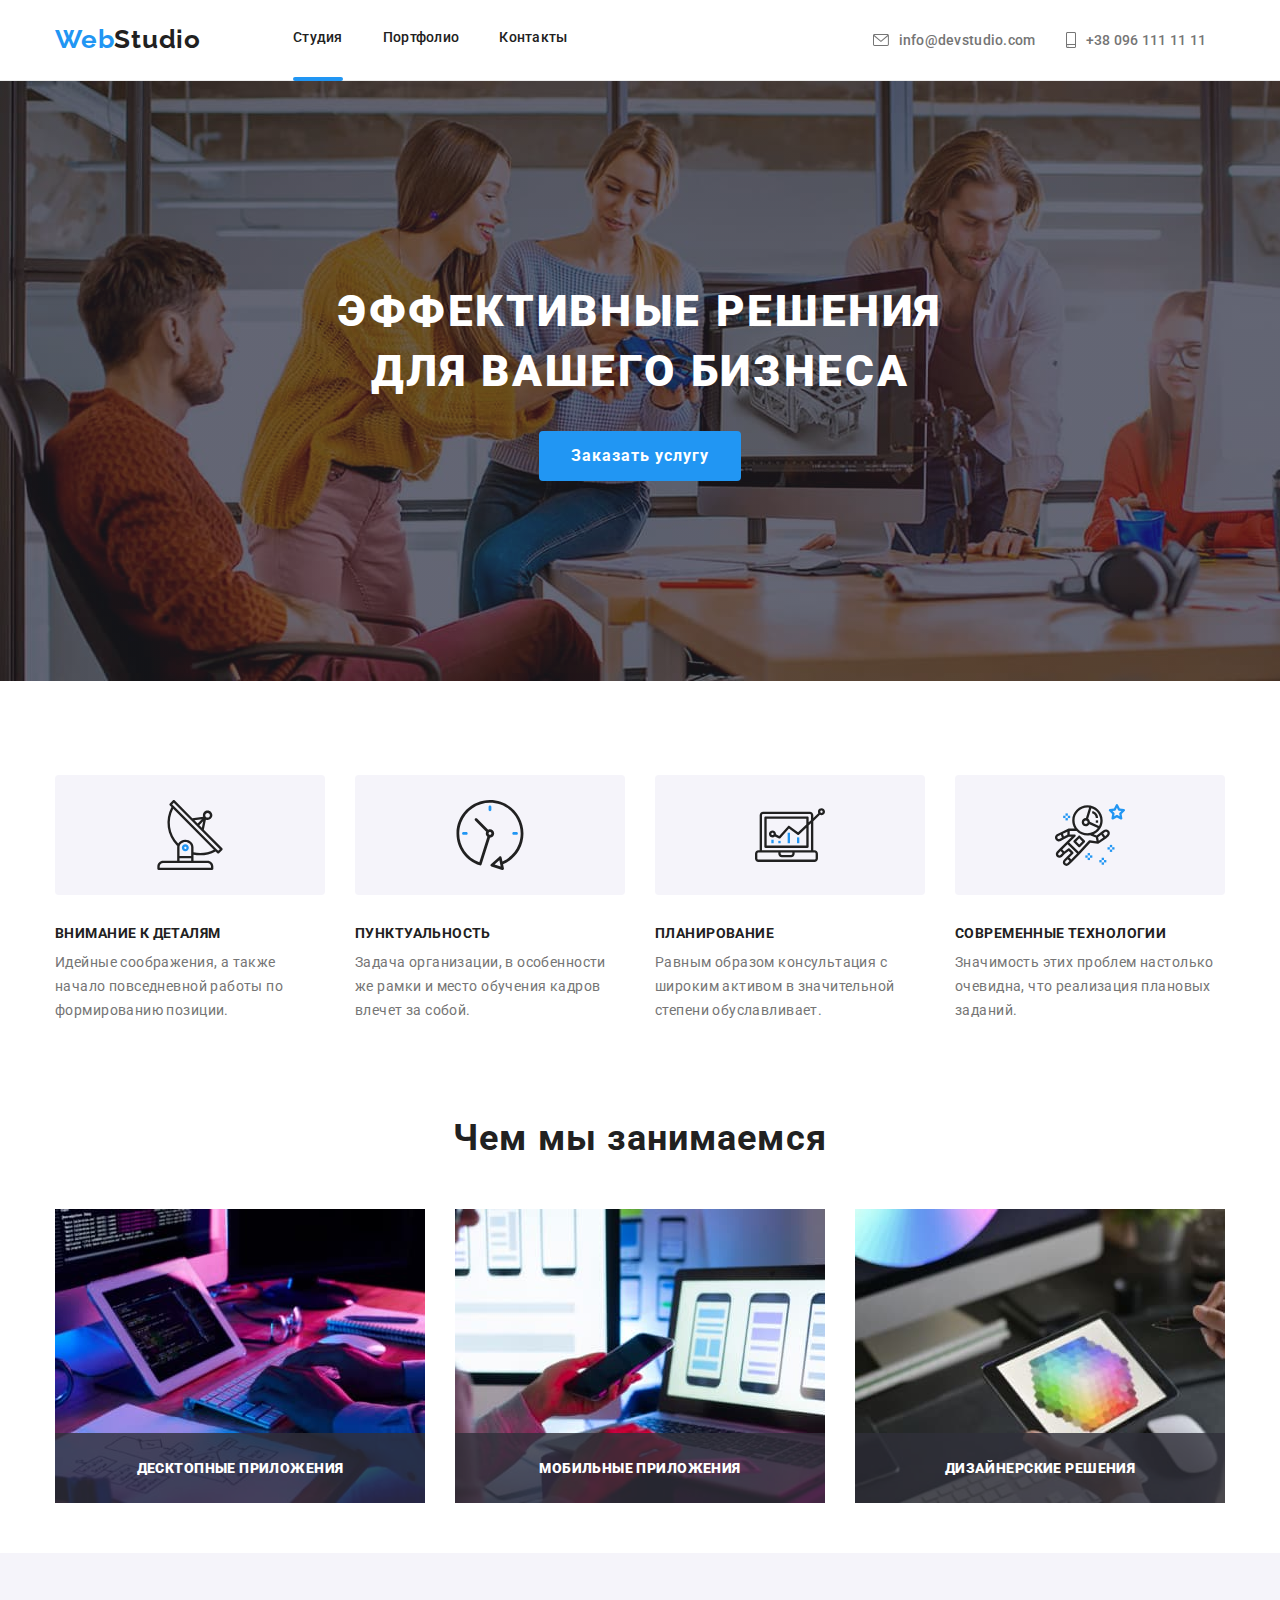
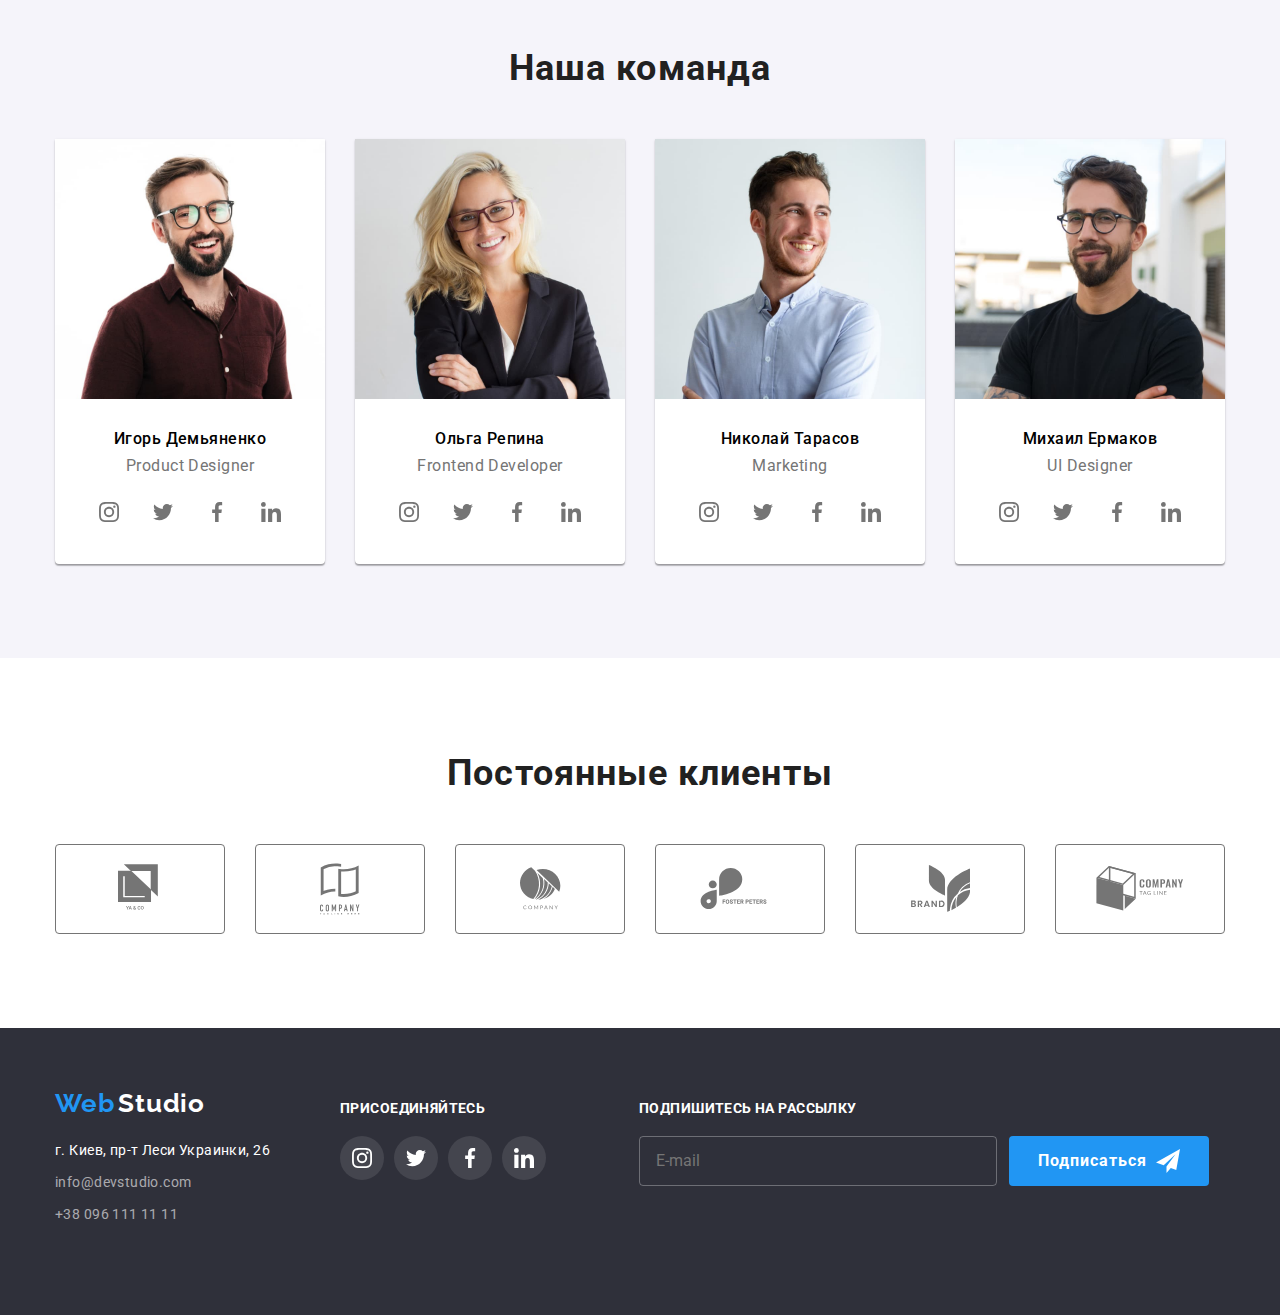
<file: index.html>
<!DOCTYPE html>
<html lang="ru">
  <head>
    <meta charset="UTF-8" />
    <meta name="viewport" content="width=device-width, initial-scale=1.0" />
    <link rel="stylesheet" href="https://cdnjs.cloudflare.com/ajax/libs/modern-normalize/1.0.0/modern-normalize.css" />
    <link
      rel="stylesheet"
      href="https://fonts.googleapis.com/css2?family=Raleway:wght@400;700;800;900&family=Roboto:wght@400;500;700;900&display=swap"
    />
    <link rel="stylesheet" href="./css/main.min.css" />
    <title>WebStudio</title>
  </head>

  <body>
    <!--шапка страницы-->
    <header class="header">
      <div class="container">
        <nav class="navigation">
          <!--логтип-->
          <a class="logo-link" lang="en" href="WebStudio"><span class="logo-web">Web</span><span class="logo-studio">Studio</span></a>
          <!--ссылки на разделы-->
          <ul class="navigation-list">
            <li class="navigation-list-item">
              <a class="navigation-link current-page-studio" href="./index.html">Студия</a>
            </li>
            <li class="navigation-list-item">
              <a class="navigation-link" href="./portfolio.html" >Портфолио</a>
            </li>
            <li class="navigation-list-item">
              <a class="navigation-link" href="">Контакты</a>
            </li>
          </ul>
          <!--контактная информация-->
          <address class="address">
            <ul class="address-list">
              <li class="address-list-item">
                <a class="address-mail-link" href="mailto:info@devstudio.com">
                  <svg class="address-mail-envelope">
                    <use href="./sprite.svg#envelope"></use>
                  </svg>
                  info@devstudio.com</a
                >
              </li>
              <li class="address-list-item">
                <a class="address-tel-link" href="tel:+380961111111">
                  <svg class="address-tel-smart">
                    <use href="./sprite.svg#smartphone"></use>
                  </svg>
                  +38 096 111 11 11</a
                >
              </li>
            </ul>
          </address>
        </nav>
      </div>
    </header>
    <!--контент странички-->
    <main>
      <!--верхняя часть-->
      <section class="hero">
        <div class="hero-container">
          <!--<div class="hero-item" >-->
          <h1 class="hero-title">ЭФФЕКТИВНЫЕ РЕШЕНИЯ ДЛЯ ВАШЕГО БИЗНЕСА</h1>
          <button class="modal-btn" data-modal-open type="button" >Заказать услугу</button>
        </div>
        <!--</div>-->
      </section>

      <!--Секция преимуществ-->
      <section class="section advantage">
        <div class="advantage-container">
          <ul class="advantage-list">
            <li class="advantage-list-item pic-antena">
              <h3 class="advantage-title">ВНИМАНИЕ К ДЕТАЛЯМ</h3>
              <p class="advantage-description">Идейные соображения, а также начало повседневной работы по формированию позиции.</p>
            </li>
            <li class="advantage-list-item pic-clock">
              <h3 class="advantage-title">ПУНКТУАЛЬНОСТЬ</h3>
              <p class="advantage-description">Задача организации, в особенности же рамки и место обучения кадров влечет за собой.</p>
            </li>
            <li class="advantage-list-item pic-diagram">
              <h3 class="advantage-title">ПЛАНИРОВАНИЕ</h3>
              <p class="advantage-description">Равным образом консультация с широким активом в значительной степени обуславливает.</p>
            </li>
            <li class="advantage-list-item pic-astronaut">
              <h3 class="advantage-title">СОВРЕМЕННЫЕ ТЕХНОЛОГИИ</h3>
              <p class="advantage-description">Значимость этих проблем настолько очевидна, что реализация плановых заданий.</p>
            </li>
          </ul>
        </div>
      </section>
      <!--Секция профиль компании-->
      <section class="section profile">
        <div class="container">
          <h2 class="profile">Чем мы занимаемся</h2>
          <ul class="profile-description">
            <li class="profile-pic">
              <img src="./imj/img3comp.jpg" alt="разработчик работает на компютере" />
              <div class="profile-item">
                <p class="profile-label">ДЕСКТОПНЫЕ ПРИЛОЖЕНИЯ</p>
              </div>
            </li>
            <li class="profile-pic">
              <img src="./imj/img2comp.jpg" alt="дизайнер создает приложение для смартфона" />
              <div class="profile-item">
                <p class="profile-label">МОБИЛЬНЫЕ ПРИЛОЖЕНИЯ</p>
              </div>
            </li>
            <li class="profile-pic-last">
              <img src="./imj/img1comp.jpg" alt="дизайнер выбирает цвет из палитры на планшете" />
              <div class="profile-item">
                <p class="profile-label">ДИЗАЙНЕРСКИЕ РЕШЕНИЯ</p>
              </div>
            </li>
          </ul>
        </div>
      </section>
      <!--Секция работники компании-->
      <section class="workers">
        <div class="team container">
          <h2 class="team-title">Наша команда</h2>
          <ul class="team-list">
            <li class="team-item">
              <img src="./imj/imgIDcomp.jpg" alt="бородатый шатен в очках" width="270" class="team-photo" />
              <div class="member-description">
                <h3 class="member-list-subtitle">Игорь Демьяненко</h3>
                <p lang="en" class="member-list-description">Product Designer</p>
                <div class="socials"></div>
                <ul class="socials-list">
                  <li class="socials-item">
                    <a class="socials-icon" href="">
                      <svg class="sl-icon" width="20" , height="20">
                        <use href="./sprite.svg#instagram-2-2"></use>
                      </svg>
                    </a>
                  </li>
                  <li class="socials-item">
                    <a class="socials-icon" href="">
                      <svg class="sl-icon" width="20" , height="20">
                        <use href="./sprite.svg#twitter"></use>
                      </svg>
                    </a>
                  </li>
                  <li class="socials-item">
                    <a class="socials-icon" href="">
                      <svg class="sl-icon" width="20" , height="20">
                        <use href="./sprite.svg#facebook"></use>
                      </svg>
                    </a>
                  </li>
                  <li class="socials-item">
                    <a class="socials-icon" href="">
                      <svg class="sl-icon" width="20" , height="20">
                        <use href="./sprite.svg#linkedin"></use>
                      </svg>
                    </a>
                  </li>
                </ul>
              </div>
            </li>
            <li class="team-item">
              <img src="./imj/imgORcomp.jpg" alt="красивая блондинка в очках" width="270" class="team-photo" />
              <div class="member-description">
                <h3 class="member-list-subtitle">Ольга Репина</h3>
                <p lang="en" class="member-list-description">Frontend Developer</p>
              </div>
              <div class="socials">
                <ul class="socials-list">
                  <li class="socials-item">
                    <a class="socials-icon" href="">
                      <svg class="insta-icon" width="20" , height="20">
                        <use href="./sprite.svg#instagram-2-2"></use>
                      </svg>
                    </a>
                  </li>
                  <li class="socials-item">
                    <a class="socials-icon" href="">
                      <svg class="twitter-icon" width="20" , height="20">
                        <use href="./sprite.svg#twitter"></use>
                      </svg>
                    </a>
                  </li>
                  <li class="socials-item">
                    <a class="socials-icon" href="">
                      <svg class="facebook-icon" width="20" , height="20">
                        <use href="./sprite.svg#facebook"></use>
                      </svg>
                    </a>
                  </li>
                  <li class="socials-item">
                    <a class="socials-icon" href="">
                      <svg class="linkedin-icon" width="20" , height="20">
                        <use href="./sprite.svg#linkedin"></use>
                      </svg>
                    </a>
                  </li>
                </ul>
              </div>
            </li>
            <li class="team-item">
              <img src="./imj/imgNTcomp.jpg" alt="бородатый шатен без очков" width="270" class="team-photo" />
              <div class="member-description">
                <h3 class="member-list-subtitle">Николай Тарасов</h3>
                <p lang="en" class="member-list-description">Marketing</p>
              </div>
              <div class="socials">
                <ul class="socials-list">
                  <li class="socials-item">
                    <a class="socials-icon" href="">
                      <svg class="insta-icon" width="20" , height="20">
                        <use href="./sprite.svg#instagram-2-2"></use>
                      </svg>
                    </a>
                  </li>
                  <li class="socials-item">
                    <a class="socials-icon" href="">
                      <svg class="twitter-icon" width="20" , height="20">
                        <use href="./sprite.svg#twitter"></use>
                      </svg>
                    </a>
                  </li>
                  <li class="socials-item">
                    <a class="socials-icon" href="">
                      <svg class="facebook-icon" width="20" , height="20">
                        <use href="./sprite.svg#facebook"></use>
                      </svg>
                    </a>
                  </li>
                  <li class="socials-item">
                    <a class="socials-icon" href="">
                      <svg class="linkedin-icon" width="20" , height="20">
                        <use href="./sprite.svg#linkedin"></use>
                      </svg>
                    </a>
                  </li>
                </ul>
              </div>
            </li>
            <li class="team-item">
              <img src="./imj/imgMEcomp.jpg" alt="бородатый брюнет в очках" width="270" class="team-photo" />
              <div class="member-description">
                <h3 class="member-list-subtitle">Михаил Ермаков</h3>
                <p lang="en" class="member-list-description">UI Designer</p>
              </div>
              <div class="socials">
                <ul class="socials-list">
                  <li class="socials-item">
                    <a class="socials-icon" href="">
                      <svg class="insta-icon" width="20" , height="20">
                        <use href="./sprite.svg#instagram-2-2"></use>
                      </svg>
                    </a>
                  </li>
                  <li class="socials-item">
                    <a class="socials-icon" href="">
                      <svg class="twitter-icon" width="20" , height="20">
                        <use href="./sprite.svg#twitter"></use>
                      </svg>
                    </a>
                  </li>
                  <li class="socials-item">
                    <a class="socials-icon" href="">
                      <svg class="facebook-icon" width="20" , height="20">
                        <use href="./sprite.svg#facebook"></use>
                      </svg>
                    </a>
                  </li>
                  <li class="socials-item">
                    <a class="socials-icon" href="">
                      <svg class="linkedin-icon" width="20" , height="20">
                        <use href="./sprite.svg#linkedin"></use>
                      </svg>
                    </a>
                  </li>
                </ul>
              </div>
            </li>
          </ul>
        </div>
      </section>
      <section class="clients">
        <div class="container">
          <h2 class="clients-title">Постоянные клиенты</h2>
          <ul class="clients-list">
            <li class="clients-item">
              <div class="klient-frame">
                <a class="company" href="">
                  <svg class="company-logo" width="44px" , height="49px">
                    <use href="./sprite.svg#logo-1"></use>
                  </svg>
                </a>
              </div>
            </li>
            <li class="clients-item">
              <div class="klient-frame">
                <a class="company" href="">
                  <svg class="company-logo" width="40px" , height="52px">
                    <use href="./sprite.svg#logo-2"></use>
                  </svg>
                </a>
              </div>
            </li>
            <li class="clients-item">
              <div class="klient-frame">
                <a class="company" href="">
                  <svg class="company-logo" width="41px" , height="43px">
                    <use href="./sprite.svg#logo-3"></use>
                  </svg>
                </a>
              </div>
            </li>
            <li class="clients-item">
              <div class="klient-frame">
                <a class="company" href="">
                  <svg class="company-logo" width="80px" , height="42px">
                    <use href="./sprite.svg#logo-4"></use>
                  </svg>
                </a>
              </div>
            </li>
            <li class="clients-item">
              <div class="klient-frame">
                <a class="company" href="">
                  <svg class="company-logo" width="59px" , height="47px">
                    <use href="./sprite.svg#logo-5"></use>
                  </svg>
                </a>
              </div>
            </li>
            <li class="clients-item">
              <div class="klient-frame">
                <a class="company" href="">
                  <svg class="company-logo" width="88px" , height="45px">
                    <use href="./sprite.svg#logo-6"></use>
                  </svg>
                </a>
              </div>
            </li>
          </ul>
        </div>
      </section>
    </main>

    <footer class="footer">
      <div class="container">
        <address class="address">
          <div class="logo-container">
            <a class="logo-link" href="WebStudio"><span class="logo-web">Web</span> <span class="logo-studio-footer">Studio</span></a>
            <ul class="footer-list">
              <li>
                <a class="footer-list-map" href="https://goo.gl/maps/9hXhkvQrHoETYkARA" target="_blank">
                  <p class="text">г. Киев, пр-т Леси Украинки, 26</p>
                </a>
              </li>
              <li>
                <a class="footer-list-mail" href="mailto:info@example.com">info@devstudio.com</a>
              </li>
              <li>
                <a class="footer-list-tel" href="tel:+380961111111">+38 096 111 11 11</a>
              </li>
            </ul>
          </div>

          <div class="footer-socials">
            <h3 class="footer-socials-title">ПРИСОЕДИНЯЙТЕСЬ</h3>
            <ul class="footer-socials-list">
              <li class="footer-socials-item">
                <a class="footer-socials-icon" href="">
                  <svg class="footer-svg">
                    <use href="./sprite.svg#instagram-2-2"></use>
                  </svg>
                </a>
              </li>
              <li class="footer-socials-item">
              <a class="footer-socials-icon" href="">
                  <svg class="footer-svg">
                    <use href="./sprite.svg#twitter"></use>
                  </svg>
                </a>
              </li>
              <li class="footer-socials-item">
                <a class="footer-socials-icon" href="">
                  <svg class="footer-svg">
                    <use href="./sprite.svg#facebook"></use>
                  </svg>
                </a>
              </li>
              <li class="footer-socials-item">
              <a class="footer-socials-icon" href="">
                  <svg class="footer-svg">
                    <use href="./sprite.svg#linkedin"></use>
                  </svg>
                </a>
              </li>
            </ul>
          </div>
          <div class="form-wraper">
            <h3 class="subscribe-title">ПОДПИШИТЕСЬ НА РАССЫЛКУ</h3>
            <form action="#" method="GET" class="subscribe-form">
              <input type="email" class="subscribe-form-input" placeholder="E-mail">
              <button type="submit" class="subscribe-button iconsend">Подписаться</button>
            </form>
          </div>
        </address>
      </div>
    </footer>
    <div class="backdrop is-hidden" data-modal>
      <div class="modal">
        <button type="button" class="close-button" data-modal-close>
          <svg class="close-pic">
            <use href="./svg/symbol-defs.svg#close-black">
            </use>
          </svg>
        </button>
        <h2 class="form-title">Оставте свои данные, мы вам перезвоним</h2>
        <form action="#" method="GET" class="information-form">
          <div class="information-field-wrapper">
            <label class="form-field">Имя</label>
          
              <input type="text" name="user-name" class="information-input" minlength="2" required>
              <svg width="18" height="18" class="form-icon">
                <use href="./sprite.svg#person-black"></use>
              </svg>
            </div>
      
          <div class="information-field-wrapper">
            <label class="form-field">Телефон</label>
            
              <input type="tel" name="user-phone" class="information-input" required>
              <svg width="18" height="18" class="form-icon">
                <use href="./sprite.svg#phone-black"></use>
              </svg>            
          </div>
          <div class="information-field-wrapper">
            <label class="form-field">Почта</label>
            
              <input type="email" name="user-email" class="information-input">
              <svg width="18" height="18" class="form-icon">
                <use href="./sprite.svg#email-black"></use>
              </svg>
          </div>
          <div class="text-comment">
            <label class="form-field">Комментарий
              <textarea class="form-message" name="user-message" placeholder="Введите текст"></textarea>
            </label>
          </div>
          <div class="information-field-wrapper">
            <input type="checkbox" name="user-policy" value="accept-policy" id="check-policy" class="form-policy visually-hidden">
            
            <label for="check-policy" class="information-form-policy-label"> <span class="agreement-policy">Соглашаюсь с рассылкой и принимаю</span> <a
                class="agreement-terms" href="#">Условия договора</a> </label>
          </div>  
          <button type="submit" class="information-form-btn">Отправить</button>

        </form>
      </div>
    </div>
    <script src="./js/modal.js"></script>
  </body>
</html>
</file>
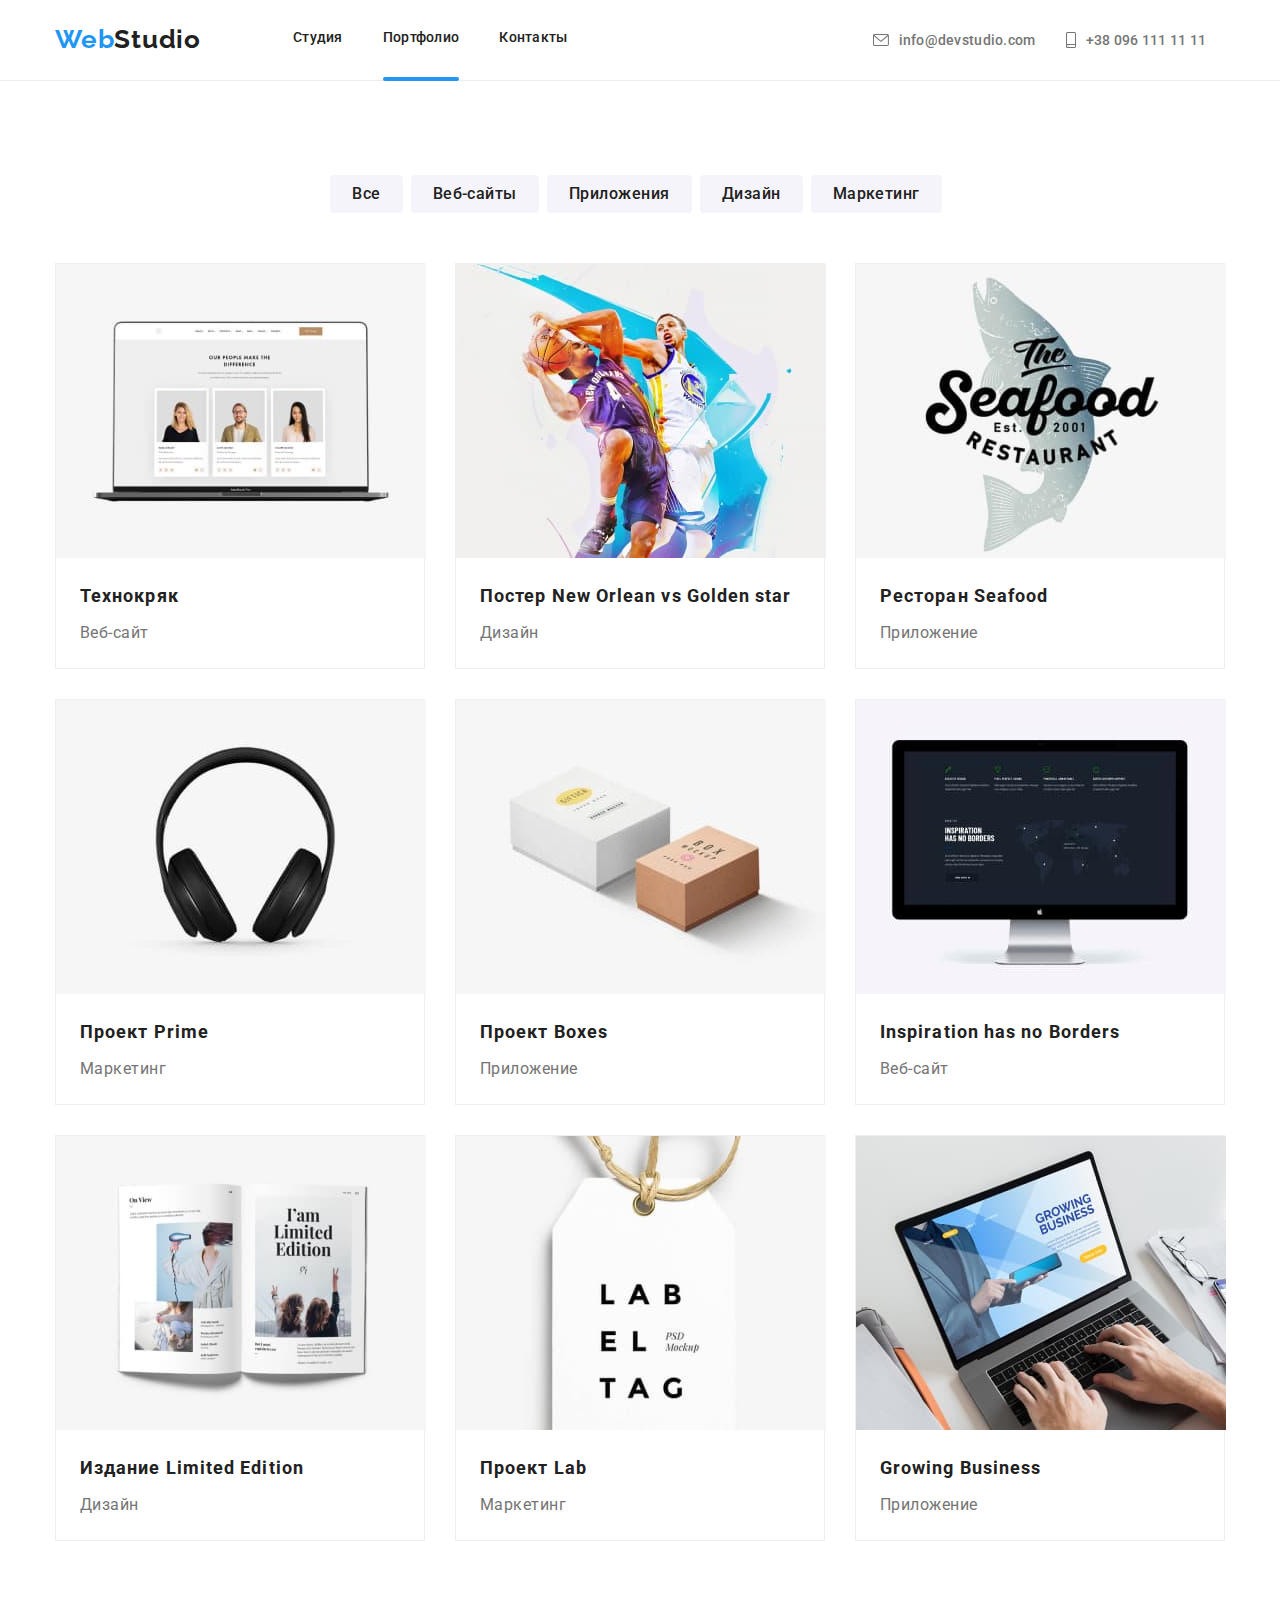
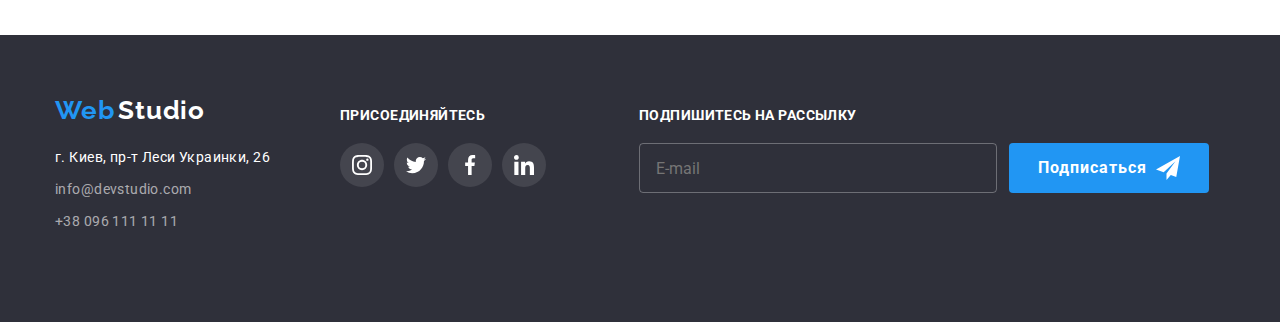
<file: portfolio.html>
<!DOCTYPE html>
<html lang="en">
  <head>
    <meta charset="UTF-8" />
    <meta name="viewport" content="width=device-width, initial-scale=1.0" />
    <title>portfolio</title>
    <link rel="stylesheet" href="https://cdnjs.cloudflare.com/ajax/libs/modern-normalize/1.0.0/modern-normalize.css" />
    <link
      rel="stylesheet"
      href="https://fonts.googleapis.com/css2?family=Raleway:wght@400;700;800;900&family=Roboto:wght@400;500;700;900&display=swap"
    />
    <link rel="stylesheet" href= "./css/portfolio.min.css"/>
  </head>

  <body>
    <!--шапка страницы-->
    <header class="header">
      <div class="container">
        <nav class="navigation">
          <!--логтип-->
          <a class="logo-link" lang="en" href="WebStudio"><span class="logo-web">Web</span><span
              class="logo-studio">Studio</span></a>
          <!--ссылки на разделы-->
          <ul class="navigation-list">
            <li class="navigation-list-item">
              <a class="navigation-link current-page" href="./index.html" >Студия</a>
            </li>
            <li class="navigation-list-item">
              <a class="navigation-link current-page-portfolio" href="./portfolio.html">Портфолио</a>
            </li>
            <li class="navigation-list-item">
              <a class="navigation-link" href="" >Контакты</a>
            </li>
          </ul>
          <!--контактная информация-->
          <address class="address">
            <ul class="address-list">
              <li class="address-list-item">
                <a class="address-mail-link" href="mailto:info@devstudio.com">
                  <svg class="address-mail-envelope">
                    <use href="./sprite.svg#envelope"></use>
                  </svg>
                  info@devstudio.com</a>
              </li>
              <li class="address-list-item">
                <a class="address-tel-link" href="tel:+380961111111">
                  <svg class="address-tel-smart">
                    <use href="./sprite.svg#smartphone"></use>
                  </svg>
                  +38 096 111 11 11</a>
              </li>
            </ul>
          </address>
        </nav>
      </div>
    </header>
    <!--контент странички-->
    <main>
      <!--ссылки на виды работ-->
      <section class="completed">
        <div class="container">
          <ul class="knobs">
            <li class="knobs-name">
              <a href="Все"><button class="knobs-item" type="button">Все</button></a>
            </li>
            <li class="knobs-name">
              <a href="Веб-сайты"> <button class="knobs-item" type="button">Веб-сайты</button></a>
            </li>
            <li class="knobs-name">
              <a href="Приложения"> <button class="knobs-item" type="button">Приложения</button></a>
            </li>
            <li class="knobs-name">
              <a href="Дизайн"><button class="knobs-item" type="button">Дизайн</button></a>
            </li>
            <li class="knobs-name">
              <a href="Маркетинг"><button class="knobs-item" type="button">Маркетинг</button></a>
            </li>
          </ul>

          <ul class="work-description">
            <li class="work-desc-container">
              <a class="link work-desc-cont-link" href="">
                <div class="box">
                  <img src="./imj-portfolio/imgTechnokryak.jpg" alt="открытый ноутбук с картинкой" width="370" height="294" />
                  <div class="overlay">
                    <p class="overlay-text">
                      Технокряк это современная площадка распространения коронавируса. Компании используют эту платформу для цифрового
                      шпионажа и атак
                      на защищённые сервера конкурентов.
                    </p>
                  </div>
                </div>
                <div class="work-card">
                  <h2 class="work-company">Технокряк</h2>
                  <p class="work-description">Веб-сайт</p>
                </div>
              </a>
                
            </li>
            <li class="work-desc-container">
              <a class="link work-desc-cont-link" href="">
                <div class="box">
              <img src="./imj-portfolio/imgPoster.jpg" alt="два баскетболиста борются за мяч" width="370" height="294" />
              <div class="overlay">
                <p class="overlay-text">
                  Технокряк это современная площадка распространения коронавируса. Компании используют эту платформу для цифрового
                  шпионажа и атак
                  на защищённые сервера конкурентов.
                </p>
              </div>
              </div>
              <div class="work-card">
                <h2 class="work-company">Постер <span lang="en">New Orlean vs Golden star</span></h2>
                <p class="work-description">Дизайн</p>
              </div>
              </a>
            </li>
            <li class="work-desc-container">
              <a class="link work-desc-cont-link" href="">
              <div class="box">
              <img src="./imj-portfolio/imgSeaFood.jpg" alt="логотип ресторана" width="370" height="294" />
              <div class="overlay">
                <p class="overlay-text">
                  Технокряк это современная площадка распространения коронавируса. Компании используют эту платформу для цифрового
                  шпионажа и атак
                  на защищённые сервера конкурентов.
                </p>
              </div>
              </div>
              <div class="work-card">
                <h2 class="work-company">Ресторан <span lang="en">Seafood</span></h2>
                <p class="work-description">Приложение</p>
              </div>
              </a>
            </li>
            <li class="work-desc-container">
              <a class="link work-desc-cont-link" href="">
                <div class="box">
              <img src="./imj-portfolio/imgPrime.jpg" alt="наушники" width="370" height="294" />
              <div class="overlay">
                <p class="overlay-text">
                  Технокряк это современная площадка распространения коронавируса. Компании используют эту платформу для цифрового
                  шпионажа и атак
                  на защищённые сервера конкурентов.
                </p>
              </div>
              </div>
              <div class="work-card">
                <h2 class="work-company">Проект<span lang="en"> Prime</span></h2>
                <p class="work-description">Маркетинг</p>
              </div>
              </a>

            </li>
            <li class="work-desc-container">
              <a class="link work-desc-cont-link" href="">
                <div class="box">
              <img src="./imj-portfolio/imgBoxes.jpg" alt="две коробки" width="370" height="294" />
              <div class="overlay">
                <p class="overlay-text">
                  Технокряк это современная площадка распространения коронавируса. Компании используют эту платформу для цифрового
                  шпионажа и атак на защищённые сервера конкурентов.
                </p>
              </div>
              </div>
              <div class="work-card">
                <h2 class="work-company">Проект <span lang="en"> Boxes</span></h2>
                <p class="work-description">Приложение</p>
              </div>
              </a>
            </li>
            <li class="work-desc-container">
              <a class="link work-desc-cont-link" href="">
                <div class="box">
              <img src="./imj-portfolio/imgInspiration.jpg" alt="монитор" width="370" height="294" />
              <div class="overlay">
                <p class="overlay-text">
                  Технокряк это современная площадка распространения коронавируса. Компании используют эту платформу для цифрового
                  шпионажа и атак
                  на защищённые сервера конкурентов.
                </p>
              </div>
              </div>
              <div class="work-card">
                <h2 class="work-company"><span lang="en">Inspiration has no Borders</span></h2>
                <p class="work-description">Веб-сайт</p>
              </div>
              </a>
            </li>
            <li class="work-desc-container">
              <a class="link work-desc-cont-link" href="">
                <div class="box">
              <img src="./imj-portfolio/imgIimitedEdition.jpg" alt="открытая книга" width="370" height="294" />
              <div class="overlay">
                <p class="overlay-text">
                  Технокряк это современная площадка распространения коронавируса. Компании используют эту платформу для цифрового
                  шпионажа и атак
                  на защищённые сервера конкурентов.
                </p>
              </div>
              </div>
              <div class="work-card">
                <h2 class="work-company">Издание <span lang="en">Limited Edition</span></h2>
                <p class="work-description">Дизайн</p>
              </div>
              </a>
            </li>
            <li class="work-desc-container">
              <a class="link work-desc-cont-link" href="">
                <div class="box">
              <img src="./imj-portfolio/imgLab.jpg" alt="красивая этикетка" width="370" height="294" />
              <div class="overlay">
                <p class="overlay-text">
                  Технокряк это современная площадка распространения коронавируса. Компании используют эту платформу для цифрового
                  шпионажа и атак
                  на защищённые сервера конкурентов.
                </p>
              </div>
              </div>
              <div class="work-card">
                <h2 class="work-company">Проект <span lang="en">Lab</span></h2>
                <p class="work-description">Маркетинг</p>
              </div>
              </a>
            </li>
            <li class="work-desc-container">
              <a class="link work-desc-cont-link" href="">
                <div class="box">
              <img src="./imj-portfolio/imgGrowing.jpg" alt="работа на ноутбуке" width="370" height="294" />
              <div class="overlay">
                <p class="overlay-text">
                  Технокряк это современная площадка распространения коронавируса. Компании используют эту платформу для цифрового
                  шпионажа и атак на защищённые сервера конкурентов.
                </p>
              </div>
              </div>
              <div class="work-card">
                <h2 class="work-company"><span lang="en">Growing Business</span></h2>
                <p class="work-description">Приложение</p>
              </div>
              </a>
            </li>
          </ul>
        </div>
      </section>
    </main>
    <footer class="footer">
      <div class="container">
        <address class="address">
          <div class="logo-container">
            <a class="logo-link" href="WebStudio"><span class="logo-web">Web</span> <span
                class="logo-studio-footer">Studio</span></a>
            <ul class="footer-list">
              <li>
                <a class="footer-list-map" href="https://goo.gl/maps/9hXhkvQrHoETYkARA" target="_blank">
                  <p class="text">г. Киев, пр-т Леси Украинки, 26</p>
                </a>
              </li>
              <li>
                <a class="footer-list-mail" href="mailto:info@example.com">info@devstudio.com</a>
              </li>
              <li>
                <a class="footer-list-tel" href="tel:+380961111111">+38 096 111 11 11</a>
              </li>
            </ul>
          </div>
    
          <div class="footer-socials">
            <h3 class="footer-socials-title">ПРИСОЕДИНЯЙТЕСЬ</h3>
            <ul class="footer-socials-list">
              <li class="footer-socials-item">
                <a class="footer-socials-icon" href="">
                  <svg class="footer-svg">
                    <use href="./sprite.svg#instagram-2-2"></use>
                  </svg>
                </a>
              </li>
              <li class="footer-socials-item">
                <a class="footer-socials-icon" href="">
                  <svg class="footer-svg">
                    <use href="./sprite.svg#twitter"></use>
                  </svg>
                </a>
              </li>
              <li class="footer-socials-item">
                <a class="footer-socials-icon" href="">
                  <svg class="footer-svg">
                    <use href="./sprite.svg#facebook"></use>
                  </svg>
                </a>
              </li>
              <li class="footer-socials-item">
                <a class="footer-socials-icon" href="">
                  <svg class="footer-svg">
                    <use href="./sprite.svg#linkedin"></use>
                  </svg>
                </a>
              </li>
            </ul>
          </div>
          <div class="form-wraper">
            <h3 class="subscribe-title">ПОДПИШИТЕСЬ НА РАССЫЛКУ</h3>
            <form action="#" method="GET" class="subscribe-form">
              <input type="email" class="subscribe-form-input" placeholder="E-mail">
              <button type="submit" class="subscribe-button iconsend">Подписаться</button>
            </form>
          </div>
        </address>
      </div>
    </footer>
  </body>
</html>
</file>
<file: css/main.min.css>
.visually-hidden{position:absolute !important;clip:rect(1px 1px 1px 1px);clip:rect(1px, 1px, 1px, 1px);padding:0 !important;border:0 !important;height:1px !important;width:1px !important;overflow:hidden}html{box-sizing:border-box}*,*::before,*::after{margin:0;padding:0}body{font-family:"Roboto", sans-serif;font-style:normal}img{display:block}ul{list-style:none;display:flex}a{text-decoration:none}p,ul,h1,h2,h3{margin:0;padding:0}header{border-bottom:1px solid #ececec}link{text-decoration:none}list{display:flex;flex-direction:row;list-style:none}.section{padding-top:94px}.container{width:1200px;margin-left:auto;margin-right:auto;padding-left:15px;padding-right:15px}.modal-btn{display:inline-flexbox;border-style:none;font-family:"Roboto",sans-serif;font-weight:700;font-size:16px;line-height:1.875;letter-spacing:0.06em;text-align:center;text-decoration:none;text-align:center;color:#ffffff;background-color:#2196f3;border-radius:4px;padding:10px 32px;min-width:200px;transition:all 250ms cubic-bezier(0.4, 0, 0.2, 1)}.modal-btn:hover,.modal-btn:focus{background-color:white;color:#2196f3;border-radius:4px;cursor:pointer}.social-networks-list{margin-top:16px;margin-right:32px;margin-bottom:30px;margin-left:32px;display:inline-flex;align-items:center}.social-networks-icon{display:inline-flex;width:44px;height:44px;justify-content:center;align-items:center;margin-right:10px;border-radius:50%;transition:all 250ms cubic-bezier(0.4, 0, 0.2, 1)}.social-networks-icon{fill:#757575;background-color:#ffffff;transition:all 250ms cubic-bezier(0.4, 0, 0.2, 1)}.social-networks-icon:hover{background-color:#2196f3;fill:#ffffff}.backdrop{position:fixed;top:0;left:0;width:100%;height:100%;background-color:rgba(0,0,0,0.2)}.backdrop.is-hidden{visibility:hidden;opacity:0;pointer-events:none}.backdrop.is-hidden .modal{transform:translate(-50%, -200%)}.modal{position:absolute;top:50%;left:50%;transform:translate(-50%, -50%);width:528px;height:581px;background-color:#ffffff;box-shadow:0px 1px 3px rgba(0,0,0,0.12),0px 1px 1px rgba(0,0,0,0.14),0px 2px 1px rgba(0,0,0,0.2);border-radius:4px;transform:translate(-50%, -50%);transition:transform 500ms cubic-bezier(0.4, 0, 0.2, 1);padding:40px}.close-button{display:flex;align-items:center;justify-content:center;position:absolute;top:8px;right:8px;width:30px;height:30px;border:1px solid rgba(0,0,0,0.1);border-radius:50%;background-color:#fff;color:black;cursor:pointer}.close-pic{width:18px;height:18px;fill:currentColor;cursor:pointer}.close-button:hover,.close-button:focus{color:#2196f3}.form-title{font-family:Roboto;font-style:normal;font-weight:bold;font-size:20px;line-height:1.15;text-align:center;letter-spacing:0.03em;color:#212121;margin-bottom:12px}.information-field-wrapper{position:relative}.information-form{display:flex;flex-direction:column}.information-input{display:block;width:100%;height:40px;border:1px solid rgba(33,33,33,0.2);border-radius:4px;margin-top:4px;padding-left:42px;transition:all 250ms cubic-bezier(0.4, 0, 0.2, 1)}.form-message{display:block;width:100%;height:120px;border:1px solid rgba(33,33,33,0.2);border-radius:4px;resize:none;margin-top:4px;margin-bottom:20px;padding:12px 16px}.information-input:focus,.form-message:focus{outline:none;border:1px solid #2196f3}.information-input:focus+.form-icon{fill:#2196f3}.form-field{position:relative;margin-bottom:4px;margin-top:10px;font-style:normal;font-weight:normal;font-size:12px;line-height:1.667;letter-spacing:0.01em;color:#757575}.form-icon{position:absolute;top:50%;left:12px}.text-comment{margin-top:10px}.visually-hidden{position:absolute !important;clip:rect(1px 1px 1px 1px);clip:rect(1px, 1px, 1px, 1px);padding:0 !important;border:0 !important;height:1px !important;width:1px !important;overflow:hidden}.agreement-policy{font-family:Roboto;font-style:normal;font-weight:normal;font-size:14px;line-height:1.714;letter-spacing:0.03em;color:#757575}.agreement-terms{font-family:Roboto;font-style:normal;font-weight:normal;font-size:14px;line-height:1.714;letter-spacing:0.03em;text-decoration:underline;color:#2196f3}.information-form-policy-label::before{display:inline-block;content:"";width:16px;height:15px;outline:1px solid #000;margin-right:8px}.form-policy:checked+.information-form-policy-label::before{background-color:#2196f3;background-image:url(../svg/chek.svg);background-repeat:no-repeat;background-position:center}.information-form-btn{display:flex;width:200px;height:50px;background-color:#188ce8;box-shadow:0px 4px 4px rgba(0,0,0,0.15);border-radius:4px;margin:0 auto;border:none;font-style:normal;font-weight:bold;font-size:16px;line-height:1.875;letter-spacing:0.06em;color:#ffffff;margin-top:30px;padding-top:10px;padding-bottom:10px;padding-left:56px}.header{padding-top:24px;padding-bottom:25px;background-color:#ffffff}.header-container{display:flex}.logo-web{font-family:"Raleway", sans-serif;text-decoration:none;font-style:normal;font-weight:bold;font-size:26px;line-height:31px;letter-spacing:0.03em;color:#2196f3}.logo-studio{font-family:"Raleway", sans-serif;text-decoration:none;font-style:normal;font-weight:bold;font-size:26px;line-height:31px;letter-spacing:0.03em;color:#212121}.navigation{display:flex;align-items:center}.navigation-list{display:flex;margin-left:92px}.navigation-list-item:not(:last-child){margin-right:40px}.navigation-link{color:#212121;font-family:"Roboto", sans-serif;font-style:normal;font-weight:500;font-size:14px;line-height:1.143;letter-spacing:0.02em;transition:all 250ms cubic-bezier(0.4, 0, 0.2, 1)}.navigation-link:hover,.navigation-link:focus{color:#2196f3;transition:all 250ms cubic-bezier(0.4, 0, 0.2, 1)}.navigation-link:hover::after,.navigation-link:hover::after,.navigation-link:focus::after,.navigation-link:focus::after{fill:#2196f3;transition:all 250ms cubic-bezier(0.4, 0, 0.2, 1)}.address{display:flex;font-style:normal}.address-list{font-style:normal;display:flex;align-items:center;margin-left:305px}.address-list-item:not(:last-child){margin-right:30px}.address-mail-link{display:flex;align-items:center;transition:all 250ms cubic-bezier(0.4, 0, 0.2, 1)}.address-mail-link:hover,.address-mail-link:focus{color:#2196f3;transition:all 250ms cubic-bezier(0.4, 0, 0.2, 1)}.address-tel-link{display:flex;align-items:center;transition:all 250ms cubic-bezier(0.4, 0, 0.2, 1)}.address-mail-link,.address-tel-link{font-family:"Roboto", sans-serif;font-style:normal;font-weight:500;font-size:14px;line-height:1.143;letter-spacing:0.02em;color:#757575}.address-mail-link:hover,.address-mail-link:focus,.address-tel-link:hover,.address-tel-link:focus{color:#2196f3;transition:all 250ms cubic-bezier(0.4, 0, 0.2, 1)}.address-mail-envelope{width:16px;height:12px;margin-right:10px;fill:currentcolor}.address-tel-smart{width:10px;height:16px;margin-right:10px;fill:#757575}.current-page-studio::after,.current-page-portfolio::after{content:"";display:block;width:100%px;height:4px;background-color:#2196f3;bottom:-30px;position:relative;border-radius:2px}.address-mail-link:hover .address-mail-envelope,.address-tel-link:hover .address-tel-smart,.address-mail-link:focus .address-mail-envelope,.address-tel-link:focus .address-tel-smart{fill:#2196f3}.hero{border-top:#757575;background-image:linear-gradient(rgba(47,48,58,0.4), rgba(47,48,58,0.4)),url(../imj/hero-imj-compressed.jpg);background-color:#2f303a;background-repeat:no-repeat;background-size:cover;text-align:center;padding-top:200px;padding-bottom:200px}.hero-container{text-align:center}.hero-title{max-width:696px;font-weight:900;font-size:44px;line-height:1.364;letter-spacing:0.06em;text-transform:uppercase;color:#ffffff;margin-left:auto;margin-right:auto;margin-bottom:30px}.advantage-container{width:1200px;margin-left:auto;margin-right:auto;padding-left:15px;padding-right:15px}.advantage-list{display:flex;justify-content:space-between;margin-bottom:0px}.advantage-list-item{width:270px}.advantage-list-item::before{content:"";width:270px;height:120px;display:block;background-color:#f5f4fa;background-repeat:no-repeat;background-position:center;border-radius:4px}.advantage-title{margin-top:30px;margin-bottom:10px;font-weight:700;font-size:14px;line-height:1.143;letter-spacing:0.03em;text-transform:uppercase;color:#212121}.advantage-title{margin-bottom:10px}.advantage-description{padding:270px, 75px;font-weight:400;font-size:14px;line-height:1.714;letter-spacing:0.03em;color:#757575}.pic-antena::before{background-image:url(../svg/antenna.svg)}.pic-clock::before{background-image:url(../svg/clock.svg)}.pic-diagram::before{background-image:url(../svg/diagram.svg)}.pic-astronaut::before{background-image:url(../svg/astronaut.svg)}.section profile{margin-top:94px;margin-bottom:94px}.profile{margin-bottom:50px;font-weight:700;font-size:36px;line-height:1.167;text-align:center;letter-spacing:0.03em;color:#212121}.profile-description{display:flex;justify-content:space-between}.profile-list-img{margin-right:30px;margin-left:0px;width:370px;height:294px}.profile-pic-last{position:relative;margin-left:0px}.profile-pic{position:relative}.profile-item{display:flex;position:absolute;bottom:0px;justify-content:center;align-items:center;width:100%;height:70px;background:rgba(47,48,58,0.8)}.profile-label{font-weight:900;font-size:14px;line-height:1.143;text-align:center;letter-spacing:0.03em;text-transform:uppercase;color:#ffffff}.workers{background-color:#f5f4fa;padding-top:94px;padding-bottom:94px}.team-title{margin-bottom:50px;border-top:0px;font-weight:700;font-size:36px;line-height:1.167;text-align:center;letter-spacing:0.03em;color:#212121}.team-list{display:flex;justify-content:space-between;align-items:center}.team-item{width:270px;background-color:#ffffff;box-shadow:0px 1px 3px rgba(0,0,0,0.12),0px 1px 1px rgba(0,0,0,0.14),0px 2px 1px rgba(0,0,0,0.2);border-radius:0px 0px 4px 4px}.member-description{margin-top:30px}.member-list-subtitle{margin-bottom:10px;font-weight:500;font-size:16px;line-height:1.187;text-align:center;letter-spacing:0.03em}.member-list-description{font-weight:400;font-size:16px;line-height:1;text-align:center;letter-spacing:0.03em;color:#757575}.socials-list{margin-top:16px;margin-right:32px;margin-bottom:30px;margin-left:32px;display:inline-flex;align-items:center}.socials-icon{display:inline-flex;width:44px;height:44px;justify-content:center;align-items:center;margin-right:10px;border-radius:50%;transition:all 250ms cubic-bezier(0.4, 0, 0.2, 1)}.socials-icon{fill:#757575;background-color:#ffffff;transition:all 250ms cubic-bezier(0.4, 0, 0.2, 1)}.socials-icon:hover{background-color:#2196f3;fill:#ffffff}.clients{padding-top:94px;padding-bottom:94px}.clients-title{margin-bottom:50px;border-top:0px;font-weight:700;font-size:36px;line-height:1.167;text-align:center;letter-spacing:0.03em;color:#212121}.clients-list{display:inline-flex;align-items:center}.clients-item{display:flex}.company{display:flex;width:170px;height:90px;justify-content:center;align-items:center;margin-right:10px;border-radius:4px;border:1px solid #757575;margin-right:30px;fill:#757575;transition:all 250ms cubic-bezier(0.4, 0, 0.2, 1)}.company:hover{border-color:#2196f3;fill:#2196f3}.footer{background:#2f303a;padding-top:60px;padding-bottom:60px}.footer-list{display:flex;flex-direction:column;margin-top:20px}.footer-list-map{display:inline-block;font-weight:400;font-size:14px;font-style:normal;line-height:1.714;letter-spacing:0.03em;color:#ffffff;margin-bottom:8px}.footer-list-mail,.footer-list-tel{display:inline-block;font-weight:400;font-size:14px;font-style:normal;line-height:1.714;letter-spacing:0.03em;color:rgba(255,255,255,0.6);margin-bottom:8px}.footer-list-mail:hover,.footer-list-tel:hover,.footer-list-mail:focus,.footer-list-tel:focus{color:#2196f3}.footer-socials{display:flex;margin-top:12px;margin-left:70px;flex-direction:column}.footer-socials-title{font-weight:700;font-size:14px;line-height:1.143;letter-spacing:0.03em;text-transform:uppercase;color:#ffffff;text-align:start;margin-bottom:20px;font-style:normal}.footer-socials-list{display:flex;width:206px;justify-content:space-between}.footer-socials-item{display:flex;flex-direction:column}.footer-socials-icon{display:flex;align-items:center;justify-content:center;width:44px;height:44px;border-radius:50%;background:rgba(255,255,255,0.1);transition:all 250ms cubic-bezier(0.4, 0, 0.2, 1)}.footer-socials-icon:hover,.footer-socials-icon:focus{background-color:#2196f3}.footer-svg{width:20px;height:20px;fill:#ffffff}.logo-studio-footer{font-family:"Raleway", sans-serif;text-decoration:none;font-style:normal;font-weight:bold;font-size:26px;line-height:31px;letter-spacing:0.03em;color:#ffffff}.logo-container{display:block;margin-bottom:20px}.form-wraper{display:flex;margin-top:12px;margin-left:93px;flex-direction:column}.subscribe-title{font-weight:700;font-size:14px;line-height:1.143;letter-spacing:0.03em;text-transform:uppercase;color:#ffffff;text-align:start;margin-bottom:20px;font-style:normal}.subscribe-form{display:inline-flex;align-items:center}.subscribe-form-input{width:358px;height:50px;padding-left:16px;background-color:transparent;border:1px solid rgba(255,255,255,0.3);border-radius:4px;color:#ffffff}.subscribe-button{display:inline-flex;align-items:center;justify-content:space-between;width:200px;height:50px;padding:10px 29px;margin-left:12px;font-weight:700;font-size:16px;font-style:normal;line-height:1.143;letter-spacing:0.06em;color:#ffffff;text-align:left;border-style:none;background-color:#2196f3;border-radius:4px;cursor:pointer}.subscribe-button::after{display:block;content:"";width:24px;height:24px;background-color:transparent;background-repeat:no-repeat;background-position:center}.iconsend::after{background-image:url(../svg/iconsend.svg)}
/*# sourceMappingURL=main.min.css.map */
</file>
<file: css/portfolio.min.css>
html{box-sizing:border-box}*,*::before,*::after{margin:0;padding:0}body{font-family:"Roboto", sans-serif;font-style:normal}img{display:block}ul{list-style:none;display:flex}a{text-decoration:none}p,ul,h1,h2,h3{margin:0;padding:0}header{border-bottom:1px solid #ececec}link{text-decoration:none}list{display:flex;flex-direction:row;list-style:none}.section{padding-top:94px}.container{width:1200px;margin-left:auto;margin-right:auto;padding-left:15px;padding-right:15px}.header{padding-top:24px;padding-bottom:25px;background-color:#ffffff}.header-container{display:flex}.logo-web{font-family:"Raleway", sans-serif;text-decoration:none;font-style:normal;font-weight:bold;font-size:26px;line-height:31px;letter-spacing:0.03em;color:#2196f3}.logo-studio{font-family:"Raleway", sans-serif;text-decoration:none;font-style:normal;font-weight:bold;font-size:26px;line-height:31px;letter-spacing:0.03em;color:#212121}.navigation{display:flex;align-items:center}.navigation-list{display:flex;margin-left:92px}.navigation-list-item:not(:last-child){margin-right:40px}.navigation-link{color:#212121;font-family:"Roboto", sans-serif;font-style:normal;font-weight:500;font-size:14px;line-height:1.143;letter-spacing:0.02em;transition:all 250ms cubic-bezier(0.4, 0, 0.2, 1)}.navigation-link:hover,.navigation-link:focus{color:#2196f3;transition:all 250ms cubic-bezier(0.4, 0, 0.2, 1)}.navigation-link:hover::after,.navigation-link:hover::after,.navigation-link:focus::after,.navigation-link:focus::after{fill:#2196f3;transition:all 250ms cubic-bezier(0.4, 0, 0.2, 1)}.address{display:flex;font-style:normal}.address-list{font-style:normal;display:flex;align-items:center;margin-left:305px}.address-list-item:not(:last-child){margin-right:30px}.address-mail-link{display:flex;align-items:center;transition:all 250ms cubic-bezier(0.4, 0, 0.2, 1)}.address-mail-link:hover,.address-mail-link:focus{color:#2196f3;transition:all 250ms cubic-bezier(0.4, 0, 0.2, 1)}.address-tel-link{display:flex;align-items:center;transition:all 250ms cubic-bezier(0.4, 0, 0.2, 1)}.address-mail-link,.address-tel-link{font-family:"Roboto", sans-serif;font-style:normal;font-weight:500;font-size:14px;line-height:1.143;letter-spacing:0.02em;color:#757575}.address-mail-link:hover,.address-mail-link:focus,.address-tel-link:hover,.address-tel-link:focus{color:#2196f3;transition:all 250ms cubic-bezier(0.4, 0, 0.2, 1)}.address-mail-envelope{width:16px;height:12px;margin-right:10px;fill:currentcolor}.address-tel-smart{width:10px;height:16px;margin-right:10px;fill:#757575}.current-page-studio::after,.current-page-portfolio::after{content:"";display:block;width:100%px;height:4px;background-color:#2196f3;bottom:-30px;position:relative;border-radius:2px}.address-mail-link:hover .address-mail-envelope,.address-tel-link:hover .address-tel-smart,.address-mail-link:focus .address-mail-envelope,.address-tel-link:focus .address-tel-smart{fill:#2196f3}.footer{background:#2f303a;padding-top:60px;padding-bottom:60px}.footer-list{display:flex;flex-direction:column;margin-top:20px}.footer-list-map{display:inline-block;font-weight:400;font-size:14px;font-style:normal;line-height:1.714;letter-spacing:0.03em;color:#ffffff;margin-bottom:8px}.footer-list-mail,.footer-list-tel{display:inline-block;font-weight:400;font-size:14px;font-style:normal;line-height:1.714;letter-spacing:0.03em;color:rgba(255,255,255,0.6);margin-bottom:8px}.footer-list-mail:hover,.footer-list-tel:hover,.footer-list-mail:focus,.footer-list-tel:focus{color:#2196f3}.footer-socials{display:flex;margin-top:12px;margin-left:70px;flex-direction:column}.footer-socials-title{font-weight:700;font-size:14px;line-height:1.143;letter-spacing:0.03em;text-transform:uppercase;color:#ffffff;text-align:start;margin-bottom:20px;font-style:normal}.footer-socials-list{display:flex;width:206px;justify-content:space-between}.footer-socials-item{display:flex;flex-direction:column}.footer-socials-icon{display:flex;align-items:center;justify-content:center;width:44px;height:44px;border-radius:50%;background:rgba(255,255,255,0.1);transition:all 250ms cubic-bezier(0.4, 0, 0.2, 1)}.footer-socials-icon:hover,.footer-socials-icon:focus{background-color:#2196f3}.footer-svg{width:20px;height:20px;fill:#ffffff}.logo-studio-footer{font-family:"Raleway", sans-serif;text-decoration:none;font-style:normal;font-weight:bold;font-size:26px;line-height:31px;letter-spacing:0.03em;color:#ffffff}.logo-container{display:block;margin-bottom:20px}.form-wraper{display:flex;margin-top:12px;margin-left:93px;flex-direction:column}.subscribe-title{font-weight:700;font-size:14px;line-height:1.143;letter-spacing:0.03em;text-transform:uppercase;color:#ffffff;text-align:start;margin-bottom:20px;font-style:normal}.subscribe-form{display:inline-flex;align-items:center}.subscribe-form-input{width:358px;height:50px;padding-left:16px;background-color:transparent;border:1px solid rgba(255,255,255,0.3);border-radius:4px;color:#ffffff}.subscribe-button{display:inline-flex;align-items:center;justify-content:space-between;width:200px;height:50px;padding:10px 29px;margin-left:12px;font-weight:700;font-size:16px;font-style:normal;line-height:1.143;letter-spacing:0.06em;color:#ffffff;text-align:left;border-style:none;background-color:#2196f3;border-radius:4px;cursor:pointer}.subscribe-button::after{display:block;content:"";width:24px;height:24px;background-color:transparent;background-repeat:no-repeat;background-position:center}.iconsend::after{background-image:url(../svg/iconsend.svg)}.completed{padding-top:94px;padding-bottom:94px}.knobs{display:flex;justify-content:center;margin-bottom:50px}.knobs-item{margin-right:8px;padding:6px 22px;border-radius:4px;font-weight:500;font-size:16px;line-height:1.625;text-align:center;letter-spacing:0.03em;color:#212121;background-color:#f5f4fa;border:transparent;transition:all 250ms cubic-bezier(0.4, 0, 0.2, 1)}.knobs-item:hover,.knobs-item:focus{color:#ffffff;background-color:#2196f3;box-shadow:0px 3px 1px rgba(0,0,0,0.1),0px 1px 2px rgba(0,0,0,0.08),0px 2px 2px rgba(0,0,0,0.12)}.work-description{display:flex;flex-wrap:wrap}.work-desc-container{width:370px;background:#ffffff;border:1px solid #eeeeee;transition:all 250ms cubic-bezier(0.4, 0, 0.2, 1)}.work-desc-container:not(:nth-child(3n)){margin-right:30px}.work-desc-container:not(:nth-child(n+7)){margin-bottom:30px}.work-desc-container:hover,.work-desc-container:focus{box-shadow:0px 1px 1px rgba(0,0,0,0.12),0px 4px 4px rgba(0,0,0,0.06),1px 4px 6px rgba(0,0,0,0.16)}.work-desc-container:hover .overlay{transform:translatey(0)}.box{width:370px;height:294px;position:relative;overflow:hidden}.overlay{position:absolute;top:0;left:0;width:100%;height:100%;background-color:rgba(33,150,243,0.9);transform:translatey(100%);transition:transform 250ms ease}.overlay-text{position:absolute;top:0;width:100%;height:100%;padding-top:63px;padding-left:24px;padding-bottom:63px;padding-right:24px;font-family:Roboto;font-style:normal;font-weight:normal;font-size:18px;line-height:28px;letter-spacing:0.03em;color:#ffffff}.work-card{padding:20px 24px}.work-company{margin-bottom:4px;font-weight:700;font-size:18px;line-height:2;letter-spacing:0.06em;color:#212121}.work-description{font-family:Roboto;font-style:normal;font-weight:normal;font-size:16px;line-height:1.875;letter-spacing:0.03em;color:#757575}.modal-btn{display:inline-flexbox;border-style:none;font-family:"Roboto",sans-serif;font-weight:700;font-size:16px;line-height:1.875;letter-spacing:0.06em;text-align:center;text-decoration:none;text-align:center;color:#ffffff;background-color:#2196f3;border-radius:4px;padding:10px 32px;min-width:200px;transition:all 250ms cubic-bezier(0.4, 0, 0.2, 1)}.modal-btn:hover,.modal-btn:focus{background-color:white;color:#2196f3;border-radius:4px;cursor:pointer}
/*# sourceMappingURL=portfolio.min.css.map */
</file>
